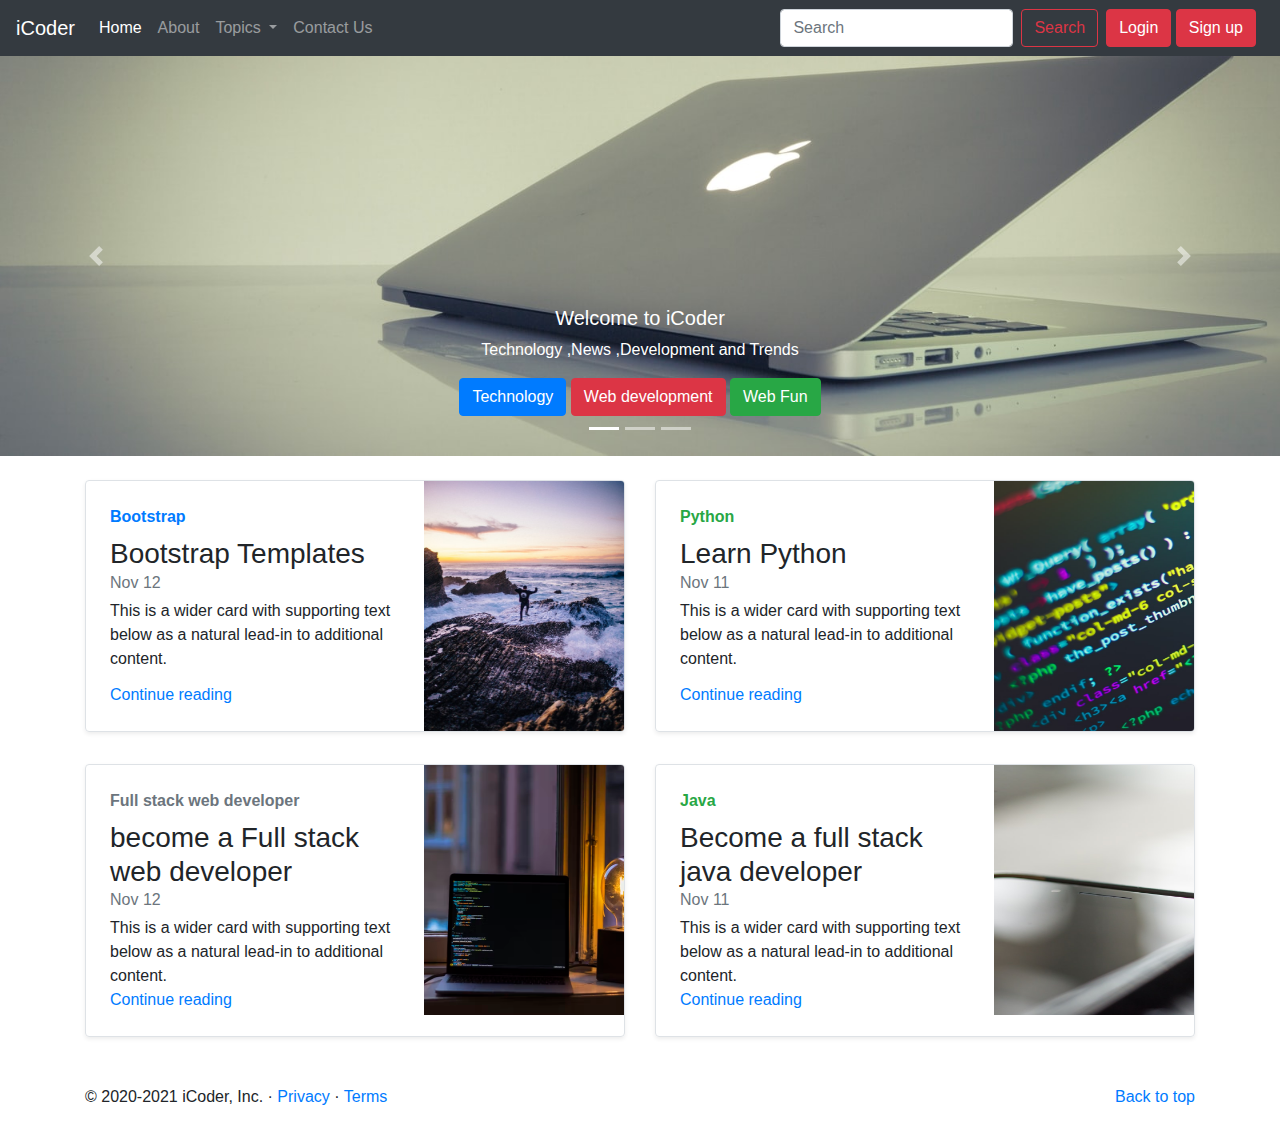
<file: index.html>
<!doctype html>
<html lang="en">

<head>
  <!-- Required meta tags -->
  <meta charset="utf-8">
  <meta name="viewport" content="width=device-width, initial-scale=1, shrink-to-fit=no">

  <!-- Bootstrap CSS -->
  <link rel="stylesheet" href="https://cdn.jsdelivr.net/npm/bootstrap@4.4.1/dist/css/bootstrap.min.css"
    integrity="sha384-Vkoo8x4CGsO3+Hhxv8T/Q5PaXtkKtu6ug5TOeNV6gBiFeWPGFN9MuhOf23Q9Ifjh" crossorigin="anonymous">

  <title>Hello, world!</title>
</head>

<body>
  <nav class="navbar navbar-expand-lg navbar-dark bg-dark">
    <a class="navbar-brand" href="#">iCoder</a>
    <button class="navbar-toggler" type="button" data-toggle="collapse" data-target="#navbarSupportedContent"
      aria-controls="navbarSupportedContent" aria-expanded="false" aria-label="Toggle navigation">
      <span class="navbar-toggler-icon"></span>
    </button>

    <div class="collapse navbar-collapse" id="navbarSupportedContent">
      <ul class="navbar-nav mr-auto">
        <li class="nav-item active">
          <a class="nav-link" href="/">Home <span class="sr-only">(current)</span></a>
        </li>
        <li class="nav-item">
          <a class="nav-link" href="/about.html">About</a>
        </li>
        <li class="nav-item dropdown">
          <a class="nav-link dropdown-toggle" href="#" id="navbarDropdown" role="button" data-toggle="dropdown"
            aria-haspopup="true" aria-expanded="false">
            Topics
          </a>
          <div class="dropdown-menu" aria-labelledby="navbarDropdown">
            <a class="dropdown-item" href="#">Technology</a>
            <a class="dropdown-item" href="#">development</a>
            <div class="dropdown-divider"></div>
            <a class="dropdown-item" href="#">Support</a>
            <a class="dropdown-item" href="#">Write for us</a>
          </div>
        </li>
        <li class="nav-item">
          <a class="nav-link" href="/Contact.html">Contact Us</a>
        </li>
      </ul>
      <form class="form-inline my-2 my-lg-0">
        <input class="form-control mr-sm-2" type="search" placeholder="Search" aria-label="Search">
        <button class="btn btn-outline-danger my-2 my-sm-0" type="submit">Search</button>
      </form>
      <div class ="mx-2">
        <button class="btn btn-danger" data-toggle="modal" data-target="#loginModal">Login</button>
        <button class="btn btn-danger" data-toggle="modal" data-target="#signupModal">Sign up</button>


      </div>
    </div>
  </nav>



<!-- login Modal -->
<div class="modal fade" id="loginModal" tabindex="-1" role="dialog" aria-labelledby="loginModalLabel" aria-hidden="true">
  <div class="modal-dialog" role="document">
    <div class="modal-content">
      <div class="modal-header">
        <h5 class="modal-title" id="exampleModalLabel">Login to iCoder</h5>
        <button type="button" class="close" data-dismiss="modal" aria-label="Close">
          <span aria-hidden="true">&times;</span>
        </button>
      </div>
      <div class="modal-body">
        <form>
          <div class="form-group">
            <label for="exampleInputEmail1">Email address</label>
            <input type="email" class="form-control" id="exampleInputEmail1" aria-describedby="emailHelp">
            <small id="emailHelp" class="form-text text-muted">We'll never share your email with anyone else.</small>
          </div>
          <div class="form-group">
            <label for="exampleInputPassword1">Password</label>
            <input type="password" class="form-control" id="exampleInputPassword1">
          </div>
          <div class="form-group form-check">
            <input type="checkbox" class="form-check-input" id="exampleCheck1">
            <label class="form-check-label" for="exampleCheck1">Check me out</label>
          </div>
          <button type="submit" class="btn btn-primary">Login</button>
        </form>
      </div>
      <div class="modal-footer">
        <button type="button" class="btn btn-secondary" data-dismiss="modal">Close</button>
        
      </div>
    </div>
  </div>
</div>


<!-- singup Modal -->
<div class="modal fade" id="signupModal" tabindex="-1" role="dialog" aria-labelledby="signupModalLabel" aria-hidden="true">
  <div class="modal-dialog" role="document">
    <div class="modal-content">
      <div class="modal-header">
        <h5 class="modal-title" id="exampleModalLabel">Signup to iCoder</h5>
        <button type="button" class="close" data-dismiss="modal" aria-label="Close">
          <span aria-hidden="true">&times;</span>
        </button>
      </div>
      <div class="modal-body">
        <form>
          <div class="form-group">
            <form>
  <div class="form-row">
    <div class="col">
      <input type="text" class="form-control" placeholder="First name">
    </div>
    <div class="col">
      <input type="text" class="form-control" placeholder="Last name">
    </div>
  </div>
</form>
            <label for="exampleInputEmail1">Email address</label>
            <input type="email" class="form-control" id="exampleInputEmail1" aria-describedby="emailHelp">
            <small id="emailHelp" class="form-text text-muted">We'll never share your email with anyone else.</small>
          </div>
          <div class="form-group">
            <label for="exampleInputPassword1">Password</label>
            <input type="password" class="form-control" id="exampleInputPassword1">
          </div>

          <div class="form-group">
            <label for="exampleInputPassword1">Confirm Password</label>
            <input type="password" class="form-control" id="exampleInputPassword1">
          </div>


          <div class="form-group form-check">
            <input type="checkbox" class="form-check-input" id="exampleCheck1">
            <label class="form-check-label" for="exampleCheck1">Check me out</label>
          </div>
          <button type="submit" class="btn btn-primary">Create Account</button>
        </form>
      </div>
      <div class="modal-footer">
        <button type="button" class="btn btn-secondary" data-dismiss="modal">Close</button>
       
      </div>
    </div>
  </div>
</div>





  <div id="carouselExampleCaptions" class="carousel slide carousel-fade" data-ride="carousel">
    <ol class="carousel-indicators">
      <li data-target="#carouselExampleCaptions" data-slide-to="0" class="active"></li>
      <li data-target="#carouselExampleCaptions" data-slide-to="1"></li>
      <li data-target="#carouselExampleCaptions" data-slide-to="2"></li>
    </ol>

    <div class="carousel-inner">
      <div class="carousel-item active">
        <img src="1.jpg" class="d-block w-100" alt="...">
        <div class="carousel-caption d-none d-md-block">
          <h5>Welcome to iCoder</h5>
          <p>Technology ,News ,Development and Trends</p>
          <button class="btn btn-primary">Technology</button>
          <button class="btn btn-danger">Web development</button>
          <button class="btn btn-success">Web Fun</button>
        </div>
      </div>
      <div class="carousel-item">
        <img src="2.jpg" class="d-block w-100" alt="...">
        <div class="carousel-caption d-none d-md-block">
          <h5>The best Coding Blog</h5>
          <p>Technology ,News ,Development and Trends</p>
          <button class="btn btn-primary">Technology</button>
          <button class="btn btn-danger">Web development</button>
          <button class="btn btn-success">Web Fun</button>
        </div>
      </div>
      <div class="carousel-item">
        <img src="3.jpg" class="d-block w-100" alt="...">
        <div class="carousel-caption d-none d-md-block">
          <h5>Award Winning blog</h5>
          <p>Technology ,News ,Development and Trends</p>
          <button class="btn btn-primary">Technology</button>
          <button class="btn btn-danger">Web development</button>
          <button class="btn btn-success">Web Fun</button>
        </div>
      </div>
    </div>
    <a class="carousel-control-prev" href="#carouselExampleCaptions" role="button" data-slide="prev">
      <span class="carousel-control-prev-icon" aria-hidden="true"></span>
      <span class="sr-only">Previous</span>
    </a>
    <a class="carousel-control-next" href="#carouselExampleCaptions" role="button" data-slide="next">
      <span class="carousel-control-next-icon" aria-hidden="true"></span>
      <span class="sr-only">Next</span>
    </a>
  </div>
  <div class="container my-4">
  <div class="row mb-2">
    <div class="col-md-6">
      <div class="row no-gutters border rounded overflow-hidden flex-md-row mb-4 shadow-sm h-md-250 position-relative">
        <div class="col p-4 d-flex flex-column position-static">
          <strong class="d-inline-block mb-2 text-primary">Bootstrap</strong>
          <h3 class="mb-0">Bootstrap Templates</h3>
          <div class="mb-1 text-muted">Nov 12</div>
          <p class="card-text mb-auto">This is a wider card with supporting text below as a natural lead-in to additional content.</p>
          <a href="#" class="stretched-link">Continue reading</a>
        </div>
        <div class="col-auto d-none d-lg-block">
         <img class="bd-placeholder-img" width="200" height="250" src="thumb1.jpg" alt="">
        </div>
      </div>
    </div>
    <div class="col-md-6">
      <div class="row no-gutters border rounded overflow-hidden flex-md-row mb-4 shadow-sm h-md-250 position-relative">
        <div class="col p-4 d-flex flex-column position-static">
          <strong class="d-inline-block mb-2 text-success"> Python</strong>
          <h3 class="mb-0">Learn Python</h3>
          <div class="mb-1 text-muted">Nov 11</div>
          <p class="mb-auto">This is a wider card with supporting text below as a natural lead-in to additional content.</p>
          <a href="#" class="stretched-link">Continue reading</a>
        </div>
        <div class="col-auto d-none d-lg-block">
          <img class="bd-placeholder-img" width="200" height="250" src="thumb2.jpg" alt="">
        </div>
        </div>
      </div>
    </div>

      <div class="row mb-2">
    <div class="col-md-6">
      <div class="row no-gutters border rounded overflow-hidden flex-md-row mb-4 shadow-sm h-md-250 position-relative">
        <div class="col p-4 d-flex flex-column position-static">
          <strong class="d-inline-block mb-2 text-secondary">Full stack web developer</strong>
          <h3 class="mb-0">become a Full stack web developer</h3>
          <div class="mb-1 text-muted">Nov 12</div>
          <p class="card-text mb-auto">This is a wider card with supporting text below as a natural lead-in to additional content.</p>
          <a href="#" class="stretched-link">Continue reading</a>
        </div>
        <div class="col-auto d-none d-lg-block">
         <img class="bd-placeholder-img" width="200" height="250" src="thumb4.jpg" alt="">
        </div>
      </div>
    </div>
    <div class="col-md-6">
      <div class="row no-gutters border rounded overflow-hidden flex-md-row mb-4 shadow-sm h-md-250 position-relative">
        <div class="col p-4 d-flex flex-column position-static">
          <strong class="d-inline-block mb-2 text-success">Java</strong>
          <h3 class="mb-0">Become a full stack java developer</h3>
          <div class="mb-1 text-muted">Nov 11</div>
          <p class="mb-auto">This is a wider card with supporting text below as a natural lead-in to additional content.</p>
          <a href="#" class="stretched-link">Continue reading</a>
        </div>
        <div class="col-auto d-none d-lg-block">
          <img class="bd-placeholder-img" width="200" height="250" src="thumb3.jpg" alt="">
        </div>
        </div>
      </div>
    </div>
   
  </div>

  

  </div>
  <footer class="container">
    <p class="float-right"><a href="#">Back to top</a></p>
    <p>© 2020-2021 iCoder, Inc. · <a href="#">Privacy</a> · <a href="#">Terms</a></p>
  </footer>
  <!-- Optional JavaScript -->
  <!-- jQuery first, then Popper.js, then Bootstrap JS -->
  <script src="https://code.jquery.com/jquery-3.4.1.slim.min.js"
    integrity="sha384-J6qa4849blE2+poT4WnyKhv5vZF5SrPo0iEjwBvKU7imGFAV0wwj1yYfoRSJoZ+n"
    crossorigin="anonymous"></script>
  <script src="https://cdn.jsdelivr.net/npm/popper.js@1.16.0/dist/umd/popper.min.js"
    integrity="sha384-Q6E9RHvbIyZFJoft+2mJbHaEWldlvI9IOYy5n3zV9zzTtmI3UksdQRVvoxMfooAo"
    crossorigin="anonymous"></script>
  <script src="https://cdn.jsdelivr.net/npm/bootstrap@4.4.1/dist/js/bootstrap.min.js"
    integrity="sha384-wfSDF2E50Y2D1uUdj0O3uMBJnjuUD4Ih7YwaYd1iqfktj0Uod8GCExl3Og8ifwB6"
    crossorigin="anonymous"></script>
</body>

</html>
</file>
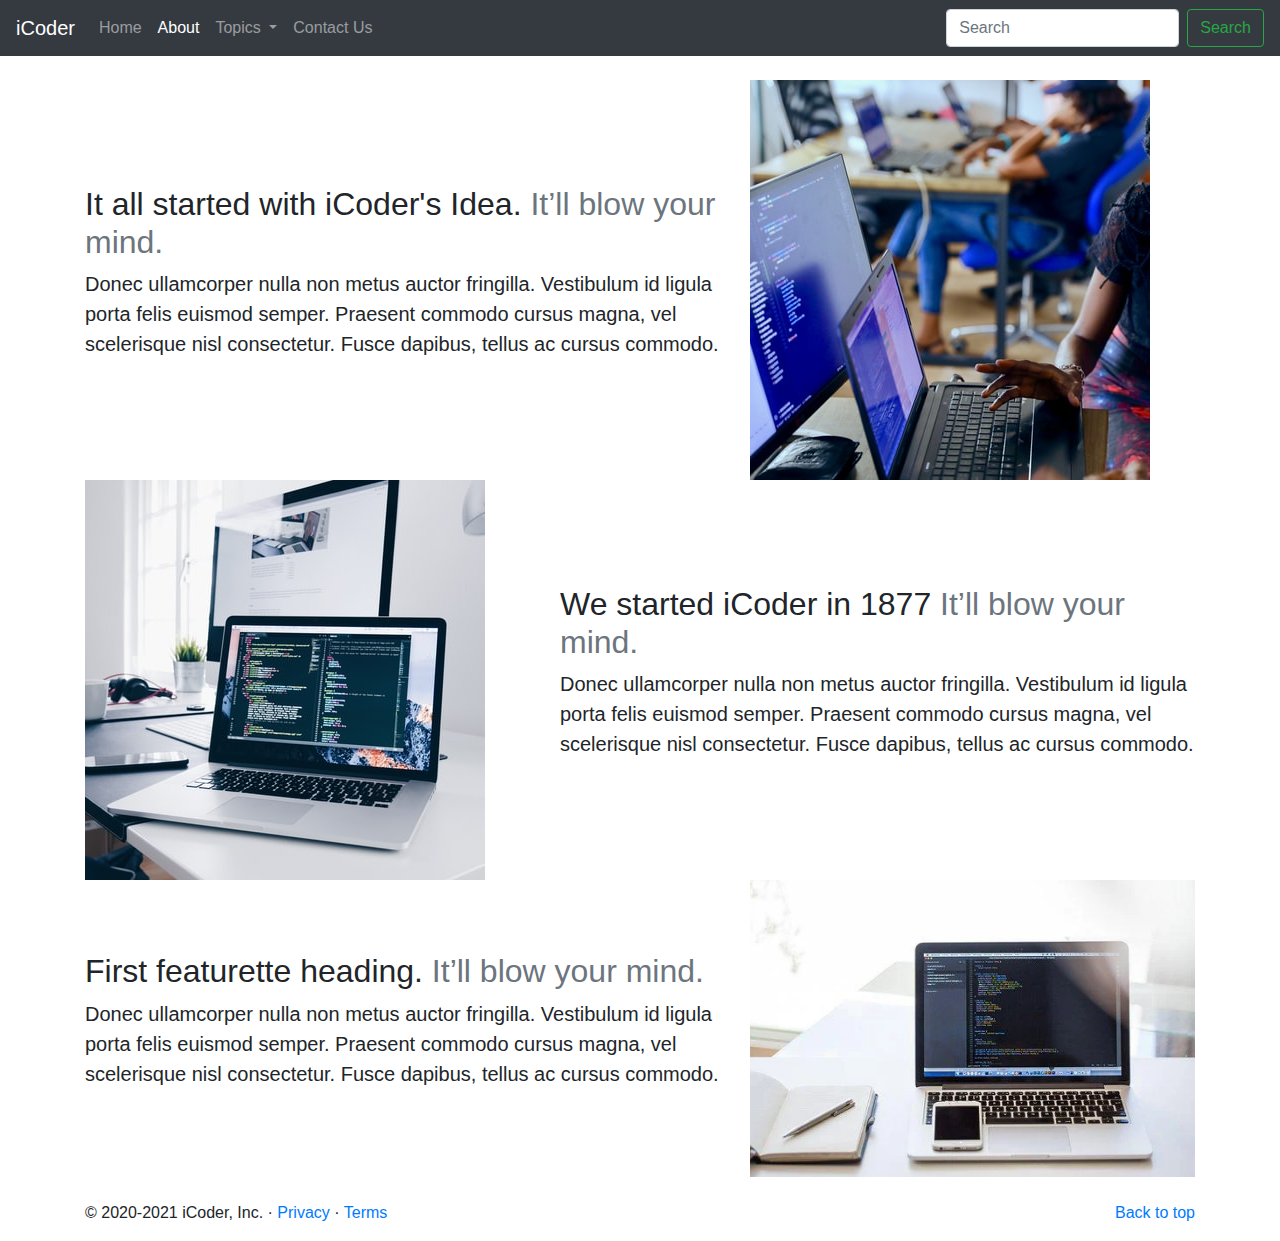
<file: about.html>
<!doctype html>
<html lang="en">

<head>
    <!-- Required meta tags -->
    <meta charset="utf-8">
    <meta name="viewport" content="width=device-width, initial-scale=1, shrink-to-fit=no">

    <!-- Bootstrap CSS -->
    <link rel="stylesheet" href="https://stackpath.bootstrapcdn.com/bootstrap/4.4.1/css/bootstrap.min.css"
        integrity="sha384-Vkoo8x4CGsO3+Hhxv8T/Q5PaXtkKtu6ug5TOeNV6gBiFeWPGFN9MuhOf23Q9Ifjh" crossorigin="anonymous">

    <title>iCoder - Heaven for Programmers</title>
</head>

<body>
    <nav class="navbar navbar-expand-lg navbar-dark bg-dark">
        <a class="navbar-brand" href="#">iCoder</a>
        <button class="navbar-toggler" type="button" data-toggle="collapse" data-target="#navbarSupportedContent"
            aria-controls="navbarSupportedContent" aria-expanded="false" aria-label="Toggle navigation">
            <span class="navbar-toggler-icon"></span>
        </button>

        <div class="collapse navbar-collapse" id="navbarSupportedContent">
            <ul class="navbar-nav mr-auto">
                <li class="nav-item">
                    <a class="nav-link" href="/">Home <span class="sr-only">(current)</span></a>
                </li>
                <li class="nav-item active">
                    <a class="nav-link" href="/about.html">About</a>
                </li>

                <li class="nav-item dropdown">
                    <a class="nav-link dropdown-toggle" href="#" id="navbarDropdown" role="button"
                        data-toggle="dropdown" aria-haspopup="true" aria-expanded="false">
                        Topics
                    </a>
                    <div class="dropdown-menu" aria-labelledby="navbarDropdown">
                        <a class="dropdown-item" href="#">Technology</a>
                        <a class="dropdown-item" href="#">Web Development</a>
                        <div class="dropdown-divider"></div>
                        <a class="dropdown-item" href="#">Support</a>
                        <a class="dropdown-item" href="#">Write for us</a>
                    </div>
                </li>
                <li class="nav-item">
                    <a class="nav-link" href="/contact.html">Contact Us</a>
                </li>


            </ul>
            <form class="form-inline my-2 my-lg-0">
                <input class="form-control mr-sm-2" type="search" placeholder="Search" aria-label="Search">
                <button class="btn btn-outline-success my-2 my-sm-0" type="submit">Search</button>
            </form>
        </div>
    </nav>

    <div class="container my-4">
        <div class="row featurette d-flex justify-content-center align-items-center">
            <div class="col-md-7">
                <h2 class="featurette-heading">It all started with iCoder's Idea. <span class="text-muted">It’ll blow your
                        mind.</span></h2>
                <p class="lead">Donec ullamcorper nulla non metus auctor fringilla. Vestibulum id ligula porta felis
                    euismod semper. Praesent commodo cursus magna, vel scelerisque nisl consectetur. Fusce dapibus,
                    tellus ac cursus commodo.</p>
            </div>
            <div class="col-md-5">
                <img class="img-fluid" src="about-1.jpg" alt="">
                 
            </div>
        </div>
        <div class="row featurette d-flex justify-content-center align-items-center">
            <div class="col-md-7 order-md-2">
                <h2 class="featurette-heading">We started iCoder in 1877 <span class="text-muted">It’ll blow your
                        mind.</span></h2>
                <p class="lead">Donec ullamcorper nulla non metus auctor fringilla. Vestibulum id ligula porta felis
                    euismod semper. Praesent commodo cursus magna, vel scelerisque nisl consectetur. Fusce dapibus,
                    tellus ac cursus commodo.</p>
            </div>
            <div class="col-md-5 order-md-1">
                <img class="img-fluid" src="about-2.jpg" alt="">
                 
            </div>
        </div>
        <div class="row featurette d-flex justify-content-center align-items-center">
            <div class="col-md-7">
                <h2 class="featurette-heading">First featurette heading. <span class="text-muted">It’ll blow your
                        mind.</span></h2>
                <p class="lead">Donec ullamcorper nulla non metus auctor fringilla. Vestibulum id ligula porta felis
                    euismod semper. Praesent commodo cursus magna, vel scelerisque nisl consectetur. Fusce dapibus,
                    tellus ac cursus commodo.</p>
            </div>
            <div class="col-md-5">
                <img class="img-fluid" src="about-3.jpg" alt="">
                 
            </div>
        </div>
    </div>

    <footer class="container">
        <p class="float-right"><a href="#">Back to top</a></p>
        <p>© 2020-2021 iCoder, Inc. · <a href="#">Privacy</a> · <a href="#">Terms</a></p>
      </footer>
    <!-- Optional JavaScript -->
    <!-- jQuery first, then Popper.js, then Bootstrap JS -->
    <script src="https://code.jquery.com/jquery-3.4.1.slim.min.js"
        integrity="sha384-J6qa4849blE2+poT4WnyKhv5vZF5SrPo0iEjwBvKU7imGFAV0wwj1yYfoRSJoZ+n"
        crossorigin="anonymous"></script>
    <script src="https://cdn.jsdelivr.net/npm/popper.js@1.16.0/dist/umd/popper.min.js"
        integrity="sha384-Q6E9RHvbIyZFJoft+2mJbHaEWldlvI9IOYy5n3zV9zzTtmI3UksdQRVvoxMfooAo"
        crossorigin="anonymous"></script>
    <script src="https://stackpath.bootstrapcdn.com/bootstrap/4.4.1/js/bootstrap.min.js"
        integrity="sha384-wfSDF2E50Y2D1uUdj0O3uMBJnjuUD4Ih7YwaYd1iqfktj0Uod8GCExl3Og8ifwB6"
        crossorigin="anonymous"></script>
</body>

</html>
</file>
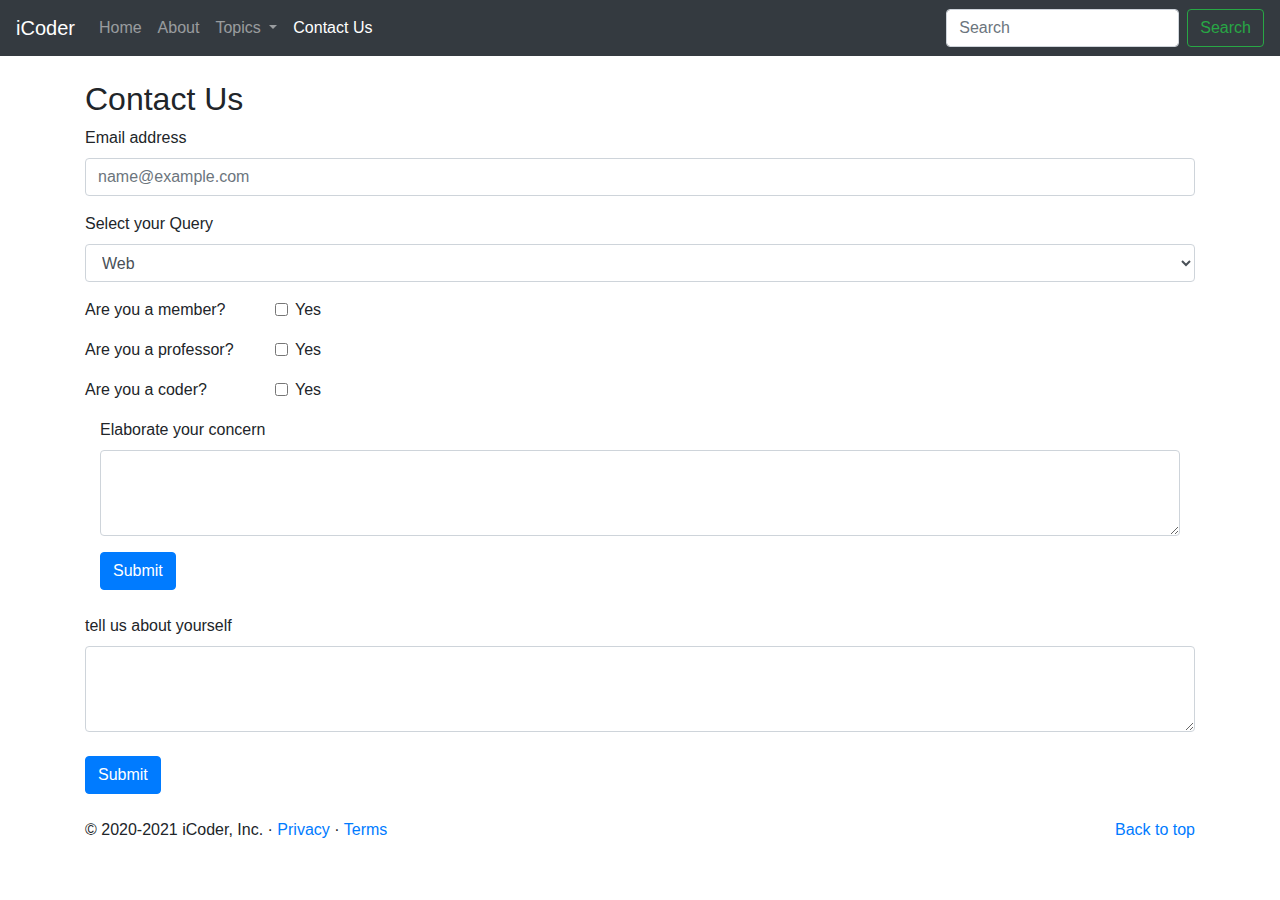
<file: contact.html>
<!doctype html>
<html lang="en">

<head>
    <!-- Required meta tags -->
    <meta charset="utf-8">
    <meta name="viewport" content="width=device-width, initial-scale=1, shrink-to-fit=no">

    <!-- Bootstrap CSS -->
    <link rel="stylesheet" href="https://stackpath.bootstrapcdn.com/bootstrap/4.4.1/css/bootstrap.min.css"
        integrity="sha384-Vkoo8x4CGsO3+Hhxv8T/Q5PaXtkKtu6ug5TOeNV6gBiFeWPGFN9MuhOf23Q9Ifjh" crossorigin="anonymous">

    <title>iCoder - Heaven for Programmers</title>
</head>

<body>
    <nav class="navbar navbar-expand-lg navbar-dark bg-dark">
        <a class="navbar-brand" href="#">iCoder</a>
        <button class="navbar-toggler" type="button" data-toggle="collapse" data-target="#navbarSupportedContent"
            aria-controls="navbarSupportedContent" aria-expanded="false" aria-label="Toggle navigation">
            <span class="navbar-toggler-icon"></span>
        </button>

        <div class="collapse navbar-collapse" id="navbarSupportedContent">
            <ul class="navbar-nav mr-auto">
                <li class="nav-item">
                    <a class="nav-link" href="/">Home <span class="sr-only">(current)</span></a>
                </li>
                <li class="nav-item ">
                    <a class="nav-link" href="/about.html">About</a>
                </li>

                <li class="nav-item dropdown">
                    <a class="nav-link dropdown-toggle" href="#" id="navbarDropdown" role="button"
                        data-toggle="dropdown" aria-haspopup="true" aria-expanded="false">
                        Topics
                    </a>
                    <div class="dropdown-menu" aria-labelledby="navbarDropdown">
                        <a class="dropdown-item" href="#">Technology</a>
                        <a class="dropdown-item" href="#">Web Development</a>
                        <div class="dropdown-divider"></div>
                        <a class="dropdown-item" href="#">Support</a>
                        <a class="dropdown-item" href="#">Write for us</a>
                    </div>
                </li>
                <li class="nav-item active">
                    <a class="nav-link" href="/contact.html">Contact Us</a>
                </li>


            </ul>
            <form class="form-inline my-2 my-lg-0">
                <input class="form-control mr-sm-2" type="search" placeholder="Search" aria-label="Search">
                <button class="btn btn-outline-success my-2 my-sm-0" type="submit">Search</button>
            </form>
        </div>
    </nav>


    <div class="container my-4">
        <h2>Contact Us</h2>

        <form>
            <div class="form-group">
              <label for="exampleFormControlInput1">Email address</label>
              <input type="email" class="form-control" id="exampleFormControlInput1" placeholder="name@example.com">
            </div>
            <div class="form-group">
              <label for="exampleFormControlSelect1">Select your Query</label>
              <select class="form-control" id="exampleFormControlSelect1">
                <option>Web</option>
                <option>Tech</option>
                <option>Technology</option>
                <option>Others</option>
               
              </select>
            </div>

            <div class="form-group row">
                <div class="col-sm-2">Are you a member?</div>
                <div class="col-sm-10">
                  <div class="form-check">
                    <input class="form-check-input" type="checkbox" id="gridCheck1">
                    <label class="form-check-label" for="gridCheck1">
                    Yes
                    </label>
                  </div>
                </div>
              </div>

              <div class="form-group row">
                <div class="col-sm-2">Are you a professor?</div>
                <div class="col-sm-10">
                  <div class="form-check">
                    <input class="form-check-input" type="checkbox" id="gridCheck1">
                    <label class="form-check-label" for="gridCheck2">
                    Yes
                    </label>
                  </div>
                </div>
              </div>


              <div class="form-group row">
                <div class="col-sm-2">Are you a coder?</div>
                <div class="col-sm-10">
                  <div class="form-check">
                    <input class="form-check-input" type="checkbox" id="gridCheck1">
                    <label class="form-check-label" for="gridCheck3">
                    Yes
                    </label>
                  </div>
                </div>
              </div>


              
<div class="container">

    
    <div class="form-group">
        <label for="exampleFormControlTextarea1">Elaborate your concern</label>
              <textarea class="form-control" id="exampleFormControlTextarea1" rows="3"></textarea>
            </div>
            <button class="btn btn-primary">Submit</button>
          </form>
    </div>


    <div class="form-group my-4">
        <label for="exampleFormControlTextarea1">tell us about yourself</label>
        <textarea class="form-control" id="exampleFormControlTextarea1" rows="3"></textarea>
      </div>
      <button class="btn btn-primary">Submit</button>
    </form>
</div>

</div>
    <footer class="container">
        <p class="float-right"><a href="#">Back to top</a></p>
        <p>© 2020-2021 iCoder, Inc. · <a href="#">Privacy</a> · <a href="#">Terms</a></p>
      </footer>
    <!-- Optional JavaScript -->
    <!-- jQuery first, then Popper.js, then Bootstrap JS -->
    <script src="https://code.jquery.com/jquery-3.4.1.slim.min.js"
        integrity="sha384-J6qa4849blE2+poT4WnyKhv5vZF5SrPo0iEjwBvKU7imGFAV0wwj1yYfoRSJoZ+n"
        crossorigin="anonymous"></script>
    <script src="https://cdn.jsdelivr.net/npm/popper.js@1.16.0/dist/umd/popper.min.js"
        integrity="sha384-Q6E9RHvbIyZFJoft+2mJbHaEWldlvI9IOYy5n3zV9zzTtmI3UksdQRVvoxMfooAo"
        crossorigin="anonymous"></script>
    <script src="https://stackpath.bootstrapcdn.com/bootstrap/4.4.1/js/bootstrap.min.js"
        integrity="sha384-wfSDF2E50Y2D1uUdj0O3uMBJnjuUD4Ih7YwaYd1iqfktj0Uod8GCExl3Og8ifwB6"
        crossorigin="anonymous"></script>
</body>

</html>
</file>
